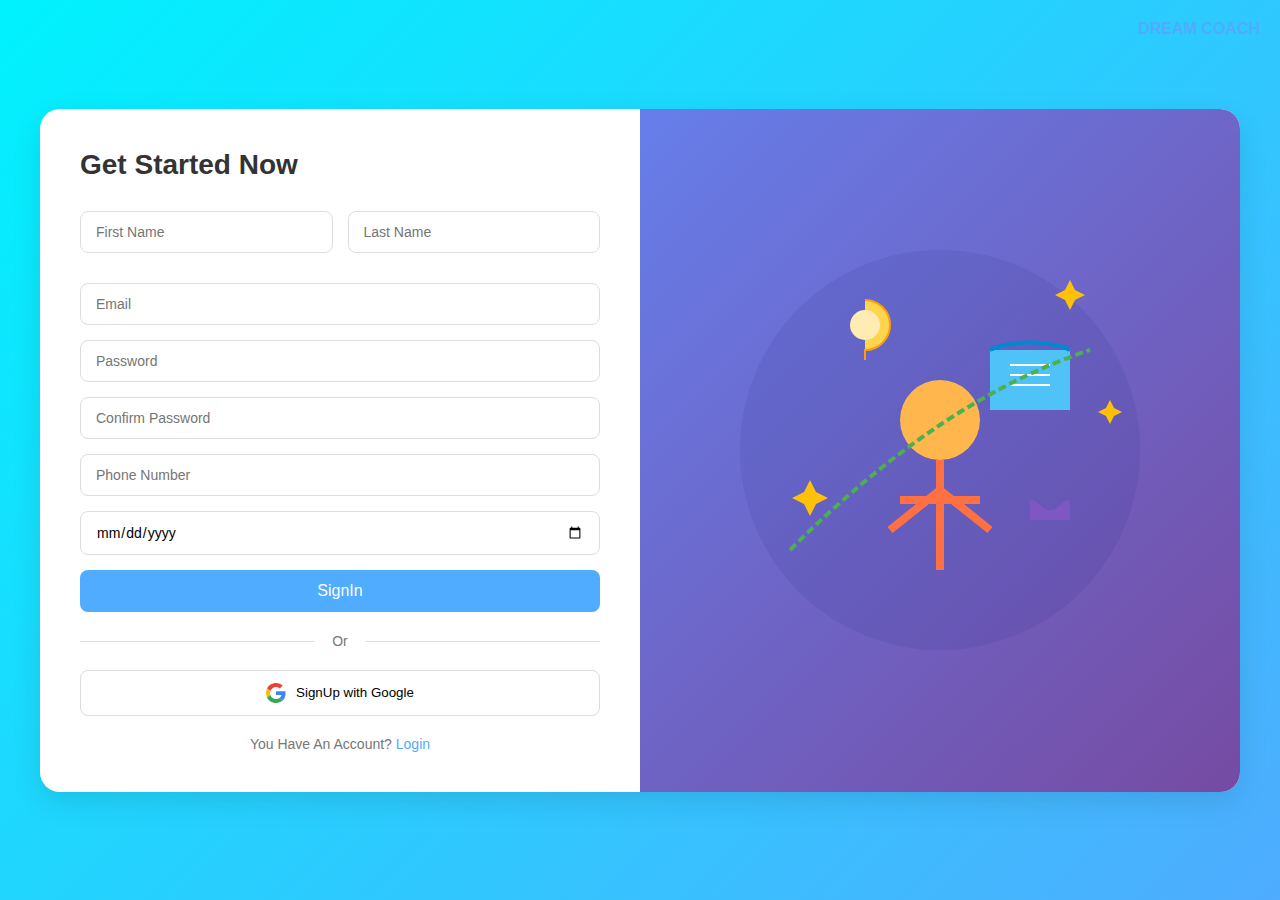
<file: project x1/index.html>
<!DOCTYPE html>
<html lang="en">
<head>
    <meta charset="UTF-8">
    <meta name="viewport" content="width=device-width, initial-scale=1.0">
    <title>Dream Coach - Get Started</title>
    <link rel="stylesheet" href="styles.css">
</head>
<body>
    <div class="container">
        <div class="form-container">
            <h1>Get Started Now</h1>
            <div class="logo">DREAM COACH</div>
            <form id="signupForm">
                <div class="name-group">
                    <input type="text" id="firstName" placeholder="First Name" required>
                    <input type="text" id="lastName" placeholder="Last Name" required>
                </div>
                <input type="email" id="email" placeholder="Email" required>
                <input type="password" id="password" placeholder="Password" required>
                <input type="password" id="confirmPassword" placeholder="Confirm Password" required>
                <input type="tel" id="phoneNumber" placeholder="Phone Number" required>
                <input type="date" id="birthDate" placeholder="BirthDate" required>
                
                <button type="submit" class="signin-btn">SignIn</button>
                
                <div class="divider">
                    <span>Or</span>
                </div>
                
                <button type="button" class="google-btn">
                    <img src="images/google-icon.svg" alt="Google">
                    SignUp with Google
                </button>
                
                <p class="login-link">You Have An Account? <a href="#">Login</a></p>
            </form>
        </div>
        <div class="image-container">
            <img src="images/coaching-illustration.svg" alt="Coaching and Self Development Illustration">
        </div>
    </div>
    <script src="script.js"></script>
</body>
</html>
</file>
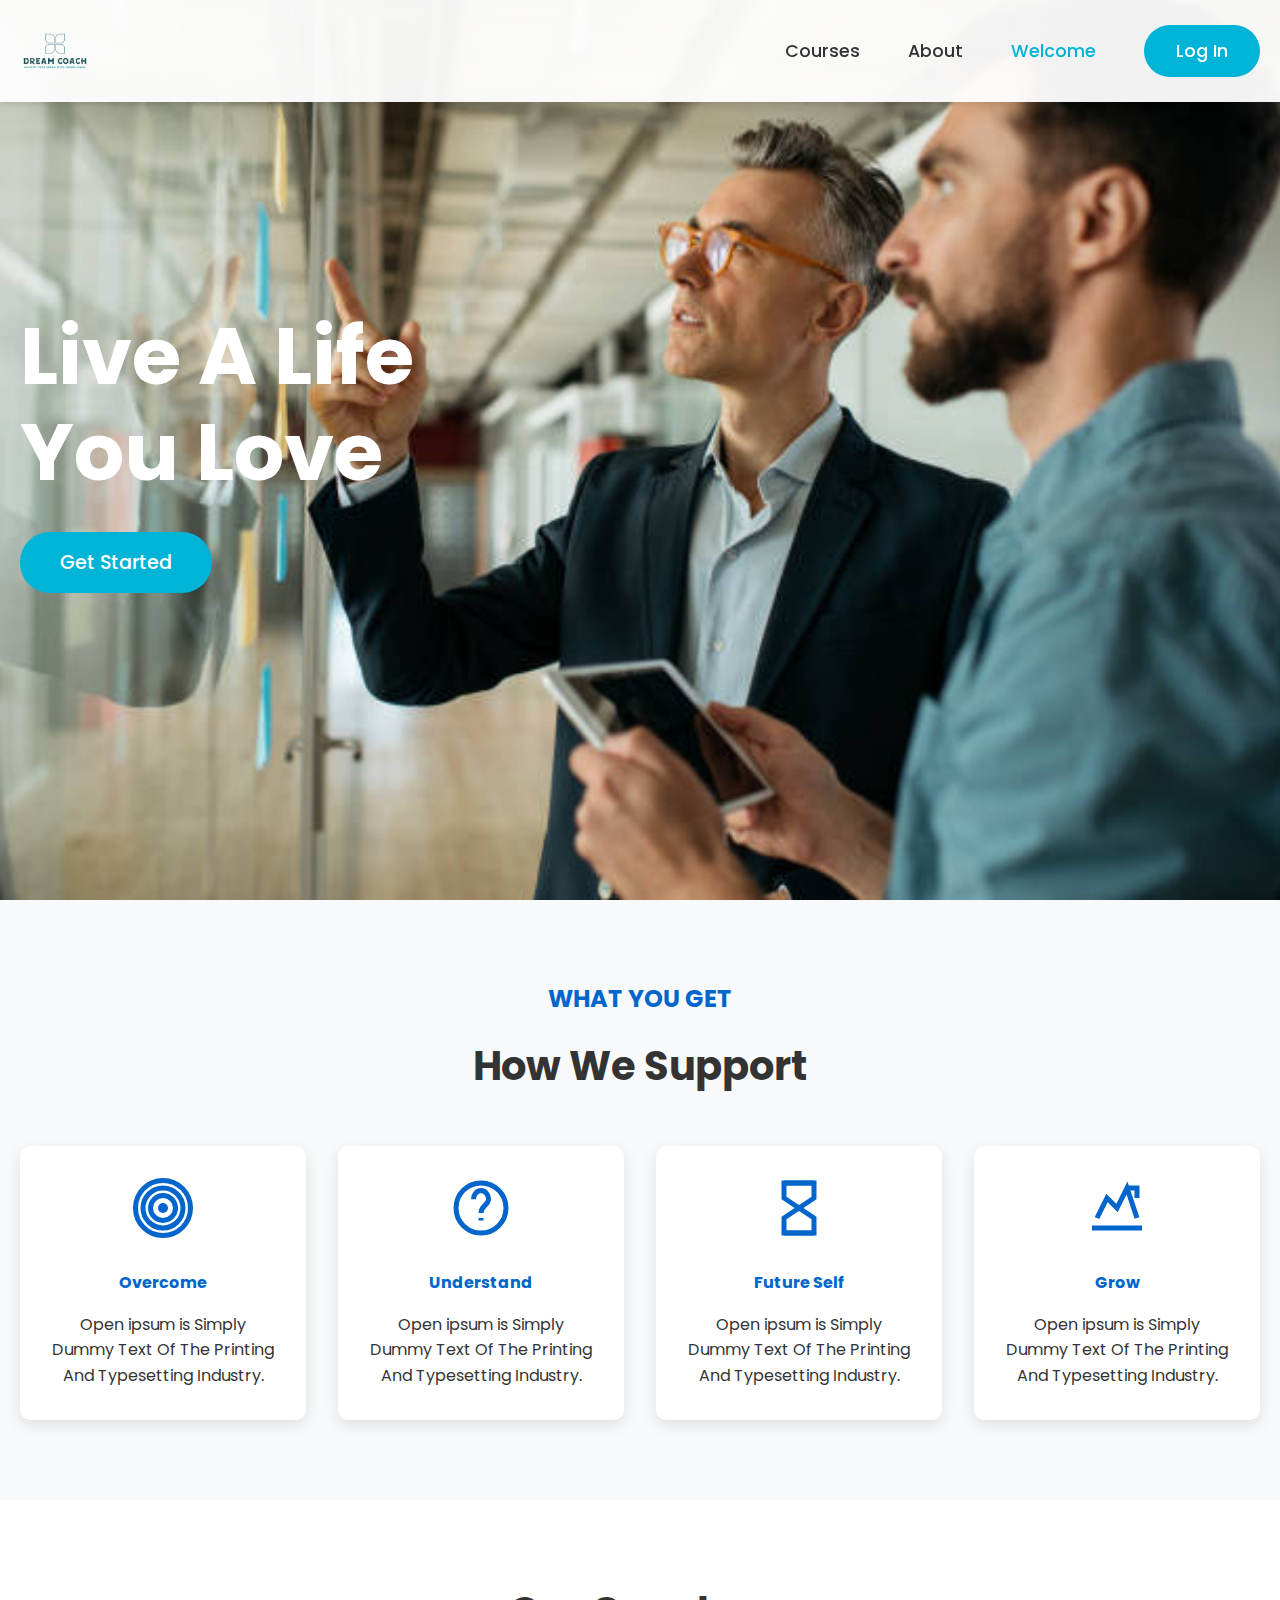
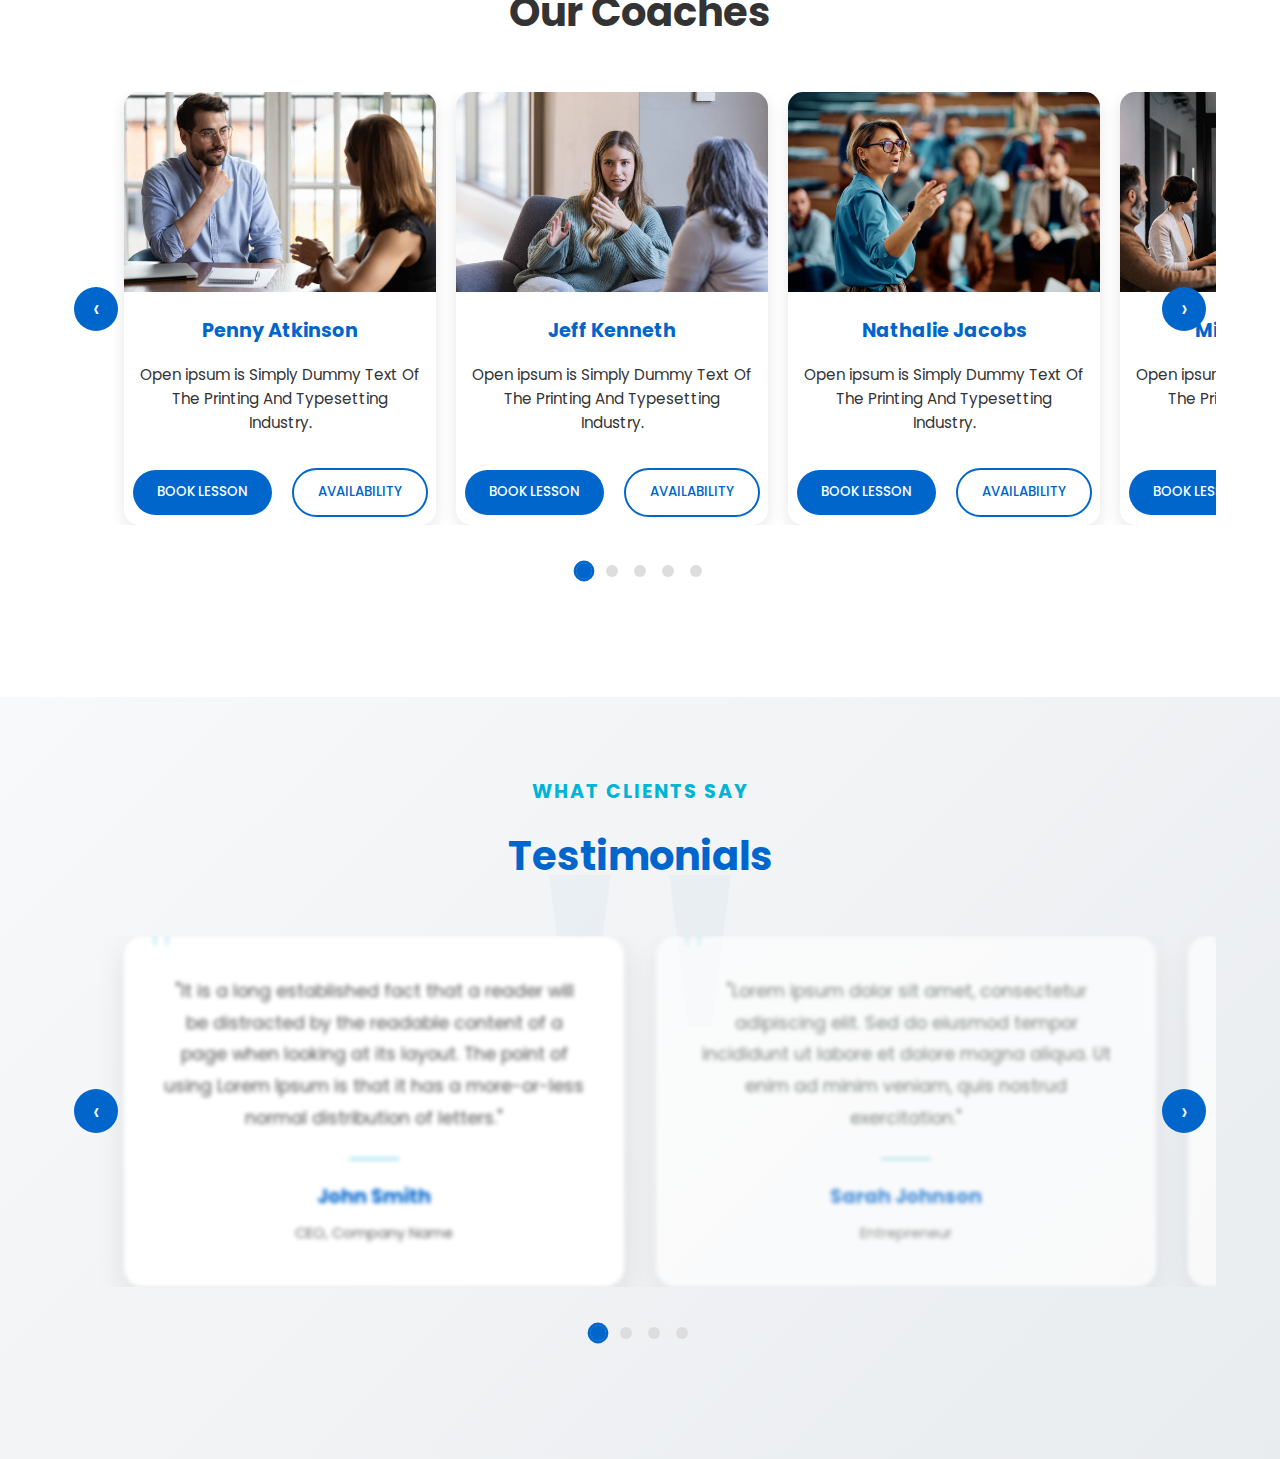
<file: projexr x/index.html>
<!DOCTYPE html>
<html lang="en">
<head>
    <meta charset="UTF-8">
    <meta name="viewport" content="width=device-width, initial-scale=1.0">
    <title>Dream Coach - Live A Life You Love</title>
    <link rel="stylesheet" href="styles.css">
    <link href="https://fonts.googleapis.com/css2?family=Poppins:wght@300;400;500;600;700&display=swap" rel="stylesheet">
    <script src="script.js" defer></script>
</head>
<body>
    <!-- Navigation -->
    <header>
        <nav>
            <div class="logo">
                <img src="images/logo.png" alt="Dream Coach Logo">
            </div>
            <button class="menu-btn" aria-label="Toggle menu">☰</button>
            <div class="nav-links">
                <a href="#courses">Courses</a>
                <a href="#about">About</a>
                <a href="#welcome" class="welcome-btn">Welcome</a>
                <button class="login-btn">Log In</button>
            </div>
        </nav>
    </header>

    <!-- Hero Section -->
    <section class="hero">
        <div class="hero-bg"></div>
        <div class="hero-content">
            <h1>Live A Life<br>You Love</h1>
           <a href="file:///C:/Users/PC/dream%20coach%20full%20websit/project%20x1/index.html"><button class="get-started-btn">Get Started</button></a> 
        </div>
    </section>

    <!-- What You Get Section -->
    <section class="support">
        <h2>WHAT YOU GET</h2>
        <h3>How We Support</h3>
        <div class="support-cards">
            <div class="card">
                <img src="images/target.svg" alt="Target Icon">
                <h4>Overcome</h4>
                <p>Open ipsum is Simply Dummy Text Of The Printing And Typesetting Industry.</p>
            </div>
            <div class="card">
                <img src="images/question.svg" alt="Question Icon">
                <h4>Understand</h4>
                <p>Open ipsum is Simply Dummy Text Of The Printing And Typesetting Industry.</p>
            </div>
            <div class="card">
                <img src="images/hourglass.svg" alt="Hourglass Icon">
                <h4>Future Self</h4>
                <p>Open ipsum is Simply Dummy Text Of The Printing And Typesetting Industry.</p>
            </div>
            <div class="card">
                <img src="images/growth.svg" alt="Growth Icon">
                <h4>Grow</h4>
                <p>Open ipsum is Simply Dummy Text Of The Printing And Typesetting Industry.</p>
            </div>
        </div>
    </section>

    <!-- Coaches Section -->
    <section class="coaches">
        <h2>Our Coaches</h2>
        <div class="coaches-slider">
            <button class="slider-btn prev" aria-label="Previous slide">‹</button>
            <div class="coach-cards">
                <div class="coach-card">
                    <img src="images/istockphoto-1262889180-612x612.jpg" alt="Coach Penny">
                    <h4>Penny Atkinson</h4>
                    <p>Open ipsum is Simply Dummy Text Of The Printing And Typesetting Industry.</p>
                    <button class="book-btn">BOOK LESSON</button>
                    <button class="availability-btn">AVAILABILITY</button>
                </div>
                <div class="coach-card">
                    <img src="images/istockphoto-1459782858-612x612.jpg" alt="Coach Jeff">
                    <h4>Jeff Kenneth</h4>
                    <p>Open ipsum is Simply Dummy Text Of The Printing And Typesetting Industry.</p>
                    <button class="book-btn">BOOK LESSON</button>
                    <button class="availability-btn">AVAILABILITY</button>
                </div>
                <div class="coach-card">
                    <img src="images/istockphoto-1783743772-612x612.jpg" alt="Coach Nathalie">
                    <h4>Nathalie Jacobs</h4>
                    <p>Open ipsum is Simply Dummy Text Of The Printing And Typesetting Industry.</p>
                    <button class="book-btn">BOOK LESSON</button>
                    <button class="availability-btn">AVAILABILITY</button>
                </div>
                <div class="coach-card">
                    <img src="images/istockphoto-1827291486-612x612.jpg" alt="Coach Michael">
                    <h4>Michael Roberts</h4>
                    <p>Open ipsum is Simply Dummy Text Of The Printing And Typesetting Industry.</p>
                    <button class="book-btn">BOOK LESSON</button>
                    <button class="availability-btn">AVAILABILITY</button>
                </div>
                <div class="coach-card">
                    <img src="images/istockphoto-1461666210-612x612.jpg" alt="Coach Sarah">
                    <h4>Sarah Williams</h4>
                    <p>Expert in career transitions and professional development strategies.</p>
                    <button class="book-btn">BOOK LESSON</button>
                    <button class="availability-btn">AVAILABILITY</button>
                </div>
                <div class="coach-card">
                    <img src="images/istockphoto-1124997464-612x612.jpg" alt="Coach David">
                    <h4>David Chen</h4>
                    <p>Specializing in leadership development and team management.</p>
                    <button class="book-btn">BOOK LESSON</button>
                    <button class="availability-btn">AVAILABILITY</button>
                </div>
                <div class="coach-card">
                    <img src="images/istockphoto-1496376731-612x612.jpg" alt="Coach Emma">
                    <h4>Emma Thompson</h4>
                    <p>Focused on personal growth and mindfulness coaching.</p>
                    <button class="book-btn">BOOK LESSON</button>
                    <button class="availability-btn">AVAILABILITY</button>
                </div>
            </div>
            <button class="slider-btn next" aria-label="Next slide">›</button>
        </div>
        <div class="slider-dots">
            <span class="dot active"></span>
            <span class="dot"></span>
            <span class="dot"></span>
            <span class="dot"></span>
            <span class="dot"></span>
            <span class="dot"></span>
            <span class="dot"></span>
        </div>
    </section>

    <!-- Testimonials Section -->
    <section class="testimonials">
        <h2>WHAT CLIENTS SAY</h2>
        <h3>Testimonials</h3>
        <div class="testimonials-slider">
            <button class="slider-btn prev" aria-label="Previous testimonial">‹</button>
            <div class="testimonial-cards">
                <div class="testimonial">
                    <div class="testimonial-content">
                        <p>"It is a long established fact that a reader will be distracted by the readable content of a page when looking at its layout. The point of using Lorem Ipsum is that it has a more-or-less normal distribution of letters."</p>
                        <div class="client-info">
                            <h4>John Smith</h4>
                            <p>CEO, Company Name</p>
                        </div>
                    </div>
                </div>
                <div class="testimonial">
                    <div class="testimonial-content">
                        <p>"Lorem ipsum dolor sit amet, consectetur adipiscing elit. Sed do eiusmod tempor incididunt ut labore et dolore magna aliqua. Ut enim ad minim veniam, quis nostrud exercitation."</p>
                        <div class="client-info">
                            <h4>Sarah Johnson</h4>
                            <p>Entrepreneur</p>
                        </div>
                    </div>
                </div>
                <div class="testimonial">
                    <div class="testimonial-content">
                        <p>"Duis aute irure dolor in reprehenderit in voluptate velit esse cillum dolore eu fugiat nulla pariatur. Excepteur sint occaecat cupidatat non proident."</p>
                        <div class="client-info">
                            <h4>Michael Brown</h4>
                            <p>Marketing Director</p>
                        </div>
                    </div>
                </div>
                <div class="testimonial">
                    <div class="testimonial-content">
                        <p>"The coaching sessions have transformed my approach to leadership. The personalized guidance and actionable strategies have helped me become a more effective and confident leader in my organization."</p>
                        <div class="client-info">
                            <h4>Emily Chen</h4>
                            <p>Senior Manager, Tech Solutions</p>
                        </div>
                    </div>
                </div>
            </div>
            <button class="slider-btn next" aria-label="Next testimonial">›</button>
        </div>
        <div class="slider-dots">
            <span class="dot active"></span>
            <span class="dot"></span>
            <span class="dot"></span>
            <span class="dot"></span>
        </div>
    </section>

</body>
</html>
</file>
<file: project x1/styles.css>
* {
    margin: 0;
    padding: 0;
    box-sizing: border-box;
    font-family: 'Segoe UI', Tahoma, Geneva, Verdana, sans-serif;
}

body {
    min-height: 100vh;
    display: flex;
    align-items: center;
    justify-content: center;
    background: linear-gradient(135deg, #00f2fe 0%, #4facfe 100%);
    padding: 20px;
}

.container {
    width: 100%;
    max-width: 1200px;
    background: white;
    border-radius: 20px;
    box-shadow: 0 10px 30px rgba(0, 0, 0, 0.1);
    display: flex;
    overflow: hidden;
}

.form-container {
    flex: 1;
    padding: 40px;
}

.image-container {
    flex: 1;
    background: linear-gradient(135deg, #667eea 0%, #764ba2 100%);
    display: flex;
    align-items: center;
    justify-content: center;
    padding: 40px;
}

.image-container img {
    max-width: 100%;
    height: auto;
}

h1 {
    font-size: 28px;
    color: #333;
    margin-bottom: 30px;
}

.logo {
    position: absolute;
    top: 20px;
    right: 20px;
    font-weight: bold;
    color: #4facfe;
}

.name-group {
    display: flex;
    gap: 15px;
    margin-bottom: 15px;
}

input {
    width: 100%;
    padding: 12px 15px;
    margin-bottom: 15px;
    border: 1px solid #ddd;
    border-radius: 8px;
    font-size: 14px;
    transition: border-color 0.3s;
}

input:focus {
    outline: none;
    border-color: #4facfe;
}

.signin-btn {
    width: 100%;
    padding: 12px;
    background: #4facfe;
    color: white;
    border: none;
    border-radius: 8px;
    font-size: 16px;
    cursor: pointer;
    transition: background 0.3s;
}

.signin-btn:hover {
    background: #0095ff;
}

.divider {
    text-align: center;
    margin: 20px 0;
    position: relative;
}

.divider::before,
.divider::after {
    content: "";
    position: absolute;
    top: 50%;
    width: 45%;
    height: 1px;
    background: #ddd;
}

.divider::before {
    left: 0;
}

.divider::after {
    right: 0;
}

.divider span {
    background: white;
    padding: 0 10px;
    color: #777;
    font-size: 14px;
}

.google-btn {
    width: 100%;
    padding: 12px;
    background: white;
    border: 1px solid #ddd;
    border-radius: 8px;
    display: flex;
    align-items: center;
    justify-content: center;
    gap: 10px;
    cursor: pointer;
    transition: background 0.3s;
}

.google-btn img {
    width: 20px;
    height: 20px;
}

.google-btn:hover {
    background: #f5f5f5;
}

.login-link {
    text-align: center;
    margin-top: 20px;
    font-size: 14px;
    color: #777;
}

.login-link a {
    color: #4facfe;
    text-decoration: none;
}

.login-link a:hover {
    text-decoration: underline;
}

@media (max-width: 768px) {
    .container {
        flex-direction: column;
    }
    
    .image-container {
        display: none;
    }
    
    .form-container {
        padding: 20px;
    }
}
</file>
<file: projexr x/styles.css>
/* Global Styles */
:root {
    --primary-color: #0066cc;
    --secondary-color: #00b4d8;
    --text-color: #333;
    --light-bg: #f8f9fa;
}

* {
    margin: 0;
    padding: 0;
    box-sizing: border-box;
    font-family: 'Poppins', sans-serif;
}

body {
    line-height: 1.6;
    color: var(--text-color);
}

/* Header Styles */
header {
    position: fixed;
    width: 100%;
    background: rgba(255, 255, 255, 0.95);
    padding: 0.5rem 5%;
    box-shadow: 0 2px 5px rgba(0,0,0,0.1);
    z-index: 1000;
}

nav {
    display: flex;
    justify-content: space-between;
    align-items: center;
    max-width: 1400px;
    margin: 0 auto;
}

.logo {
    display: flex;
    align-items: center;
    padding: 0.5rem 0;
}

.logo img {
    height: 70px;
    width: auto;
    object-fit: contain;
    transition: transform 0.3s ease;
    transform: scale(1.3);
}

.logo img:hover {
    transform: scale(1.4);
}

.nav-links {
    display: flex;
    align-items: center;
    gap: 3rem;
}

.nav-links a {
    text-decoration: none;
    color: var(--text-color);
    font-size: 1.1rem;
    font-weight: 500;
    transition: color 0.3s ease;
}

.nav-links a:hover {
    color: var(--secondary-color);
}

.welcome-btn {
    color: var(--secondary-color) !important;
}

.login-btn {
    background: var(--secondary-color);
    color: white;
    border: none;
    padding: 0.8rem 2rem;
    border-radius: 30px;
    font-size: 1.1rem;
    font-weight: 500;
    cursor: pointer;
    transition: all 0.3s ease;
}

.login-btn:hover {
    background: #00a0c4;
    transform: translateY(-2px);
}

/* Hero Section */
.hero {
    min-height: 100vh;
    display: flex;
    align-items: center;
    position: relative;
    overflow: hidden;
    padding: 0 5%;
}

.hero-bg {
    position: absolute;
    top: 0;
    left: 0;
    width: 100%;
    height: 100%;
    background: url('images/istockphoto-1325565887-612x612.jpg') no-repeat center center;
    background-size: cover;
    z-index: -1;
}

.hero-bg::after {
    content: '';
    position: absolute;
    top: 0;
    left: 0;
    width: 100%;
    height: 100%;
}

.hero-content {
    position: relative;
    z-index: 1;
    color: white;
    max-width: 800px;
}

.hero h1 {
    font-size: 5rem;
    line-height: 1.2;
    margin-bottom: 2rem;
    font-weight: 700;
}

.get-started-btn {
    background: var(--secondary-color);
    color: white;
    border: none;
    padding: 1rem 2.5rem;
    border-radius: 30px;
    font-size: 1.2rem;
    font-weight: 500;
    cursor: pointer;
    transition: all 0.3s ease;
}

.get-started-btn:hover {
    background: #00a0c4;
    transform: translateY(-2px);
    box-shadow: 0 4px 15px rgba(0, 180, 216, 0.3);
}

/* Support Section */
.support {
    padding: 5rem 5%;
    text-align: center;
    background: var(--light-bg);
}

.support h2 {
    color: var(--primary-color);
    margin-bottom: 1rem;
}

.support h3 {
    font-size: 2.5rem;
    margin-bottom: 3rem;
}

.support-cards {
    display: grid;
    grid-template-columns: repeat(auto-fit, minmax(250px, 1fr));
    gap: 2rem;
    margin-top: 2rem;
}

.card {
    background: white;
    padding: 2rem;
    border-radius: 10px;
    box-shadow: 0 5px 15px rgba(0,0,0,0.1);
    transition: transform 0.3s;
}

.card:hover {
    transform: translateY(-5px);
}

.card img {
    width: 60px;
    height: 60px;
    margin-bottom: 1.5rem;
}

.card h4 {
    margin-bottom: 1rem;
    color: var(--primary-color);
}

/* Coaches Section */
.coaches {
    padding: 5rem 5%;
    text-align: center;
    overflow: hidden;
}

.coaches h2 {
    font-size: 2.5rem;
    margin-bottom: 3rem;
}

.coaches-slider {
    position: relative;
    max-width: 1200px;
    margin: 0 auto;
    overflow: hidden;
    padding: 0 60px;
}

.coach-cards {
    display: flex;
    transition: transform 0.5s ease;
    gap: 20px;
}

.coach-card {
    flex: 0 0 calc(33.333% - 20px);
    min-width: 280px;
    background: white;
    border-radius: 15px;
    box-shadow: 0 5px 15px rgba(0,0,0,0.1);
    overflow: hidden;
    transition: transform 0.3s;
}

.coach-card img {
    width: 100%;
    height: 200px;
    object-fit: cover;
    transition: transform 0.3s;
}

.coach-card h4 {
    margin: 1rem 0;
    color: var(--primary-color);
    font-size: 1.2rem;
}

.coach-card p {
    padding: 0 1rem;
    margin-bottom: 1.5rem;
    font-size: 0.95rem;
}

/* Slider Navigation */
.slider-btn {
    position: absolute;
    top: 50%;
    transform: translateY(-50%);
    width: 40px;
    height: 40px;
    background: var(--primary-color);
    color: white;
    border: none;
    border-radius: 50%;
    font-size: 1.5rem;
    cursor: pointer;
    z-index: 2;
    transition: all 0.3s;
}

.slider-btn:hover {
    background: var(--secondary-color);
}

.slider-btn.prev {
    left: 10px;
}

.slider-btn.next {
    right: 10px;
}

.slider-dots {
    display: flex;
    justify-content: center;
    gap: 8px;
    margin-top: 2rem;
}

.dot {
    width: 10px;
    height: 10px;
    border-radius: 50%;
    background: #ddd;
    cursor: pointer;
    transition: background 0.3s;
}

.dot.active {
    background: var(--primary-color);
}

/* Responsive Styles */
@media screen and (max-width: 1024px) {
    .coach-card {
        flex: 0 0 calc(50% - 20px);
    }
}

@media screen and (max-width: 768px) {
    .coaches {
        padding: 3rem 20px;
    }

    .coaches-slider {
        padding: 0 40px;
    }

    .coach-card {
        flex: 0 0 calc(100% - 20px);
    }

    .slider-btn {
        width: 35px;
        height: 35px;
        font-size: 1.2rem;
    }
}

@media screen and (max-width: 576px) {
    .coaches h2 {
        font-size: 2rem;
        margin-bottom: 2rem;
    }

    .coaches-slider {
        padding: 0 30px;
    }

    .coach-card {
        min-width: calc(100% - 20px);
    }

    .slider-btn {
        width: 30px;
        height: 30px;
        font-size: 1rem;
    }

    .book-btn, .availability-btn {
        padding: 0.6rem 1.2rem;
        font-size: 0.9rem;
    }
}

/* Touch support for mobile */
@media (hover: none) {
    .slider-btn {
        opacity: 1;
        background: rgba(0, 102, 204, 0.8);
    }
}

/* Button Styles */
.book-btn, .availability-btn {
    padding: 0.8rem 1.5rem;
    margin: 0.5rem;
    border-radius: 25px;
    font-weight: 500;
    cursor: pointer;
    transition: all 0.3s;
}

.book-btn {
    background: var(--primary-color);
    color: white;
    border: none;
}

.book-btn:hover {
    background: var(--secondary-color);
}

.availability-btn {
    background: transparent;
    color: var(--primary-color);
    border: 2px solid var(--primary-color);
}

.availability-btn:hover {
    background: rgba(0,102,204,0.1);
}

/* Testimonials Section */
.testimonials {
    padding: 5rem 5%;
    background: linear-gradient(135deg, #f8f9fa 0%, #e9ecef 100%);
    text-align: center;
    position: relative;
    overflow: hidden;
    min-height: 0; /* Prevent extra space */
}

.testimonials::before {
    content: '"';
    position: absolute;
    top: 50%;
    left: 50%;
    transform: translate(-50%, -50%);
    font-size: 40rem;
    color: rgba(0, 102, 204, 0.03);
    font-family: Georgia, serif;
    z-index: 0;
}

.testimonials h2 {
    color: var(--secondary-color);
    font-size: 1.2rem;
    letter-spacing: 2px;
    margin-bottom: 1rem;
    position: relative;
    animation: fadeInUp 0.8s ease-out;
}

.testimonials h3 {
    font-size: 2.5rem;
    margin-bottom: 3rem;
    color: var(--primary-color);
    position: relative;
    animation: fadeInUp 0.8s ease-out 0.2s backwards;
}

.testimonials-slider {
    position: relative;
    max-width: 1200px;
    margin: 0 auto;
    overflow: hidden;
    padding: 0 60px;
    min-height: 0; /* Prevent extra space */
}

.testimonial-cards {
    display: flex;
    gap: 2rem;
    transition: transform 0.8s cubic-bezier(0.4, 0, 0.2, 1);
    width: 100%;
    min-height: 0; /* Prevent extra space */
    margin: 0; /* Remove any margin */
}

.testimonial {
    flex: 0 0 calc(50% - 1rem);
    background: white;
    border-radius: 20px;
    overflow: hidden;
    box-shadow: 0 10px 30px rgba(0, 0, 0, 0.1);
    transition: all 0.5s cubic-bezier(0.4, 0, 0.2, 1);
    transform: translateY(0);
    opacity: 0.7;
    filter: blur(2px);
    margin-bottom: 0; /* Remove bottom margin */
}

.testimonial-content {
    padding: 2.5rem;
    position: relative;
}

.testimonial-content::before {
    content: '"';
    position: absolute;
    top: 1rem;
    left: 1.5rem;
    font-size: 4rem;
    color: var(--secondary-color);
    font-family: Georgia, serif;
    opacity: 0.2;
    transform: translateY(-50%);
}

.testimonial-content p {
    font-size: 1.1rem;
    line-height: 1.8;
    color: #555;
    margin-bottom: 1.5rem;
    position: relative;
    z-index: 1;
}

.client-info {
    display: flex;
    flex-direction: column;
    align-items: center;
    gap: 0.5rem;
    position: relative;
    padding-top: 1.5rem;
    animation: fadeInUp 0.6s ease-out;
}

.client-info::before {
    content: '';
    position: absolute;
    top: 0;
    left: 50%;
    transform: translateX(-50%);
    width: 50px;
    height: 2px;
    background: var(--secondary-color);
    opacity: 0.5;
}

.client-info h4 {
    color: var(--primary-color);
    font-size: 1.2rem;
    margin: 0;
}

.client-info p {
    color: #666;
    font-size: 0.9rem;
    margin: 0;
}

/* Testimonial Animations */
@keyframes fadeInUp {
    from {
        opacity: 0;
        transform: translateY(30px);
    }
    to {
        opacity: 1;
        transform: translateY(0);
    }
}

@keyframes scaleIn {
    from {
        opacity: 0;
        transform: scale(0.9);
    }
    to {
        opacity: 1;
        transform: scale(1);
    }
}

/* Responsive Design for Testimonials */
@media (max-width: 768px) {
    .testimonials::before {
        font-size: 20rem;
    }

    .testimonial {
        flex: 0 0 100%;
    }

    .testimonial-content {
        padding: 2rem;
    }

    .testimonial-content::before {
        font-size: 3rem;
    }

    .testimonial-content p {
        font-size: 1rem;
    }
}

/* Shared Slider Styles */
.coaches-slider,
.testimonials-slider {
    position: relative;
    max-width: 1200px;
    margin: 0 auto;
    overflow: hidden;
    padding: 0 60px;
}

.slider-dots {
    display: flex;
    justify-content: center;
    align-items: center;
    gap: 1rem;
    margin: 2rem auto;
    padding: 0.5rem;
    position: relative;
    width: fit-content;
}

.dot {
    width: 12px;
    height: 12px;
    border-radius: 50%;
    background: #ddd;
    cursor: pointer;
    transition: all 0.4s cubic-bezier(0.4, 0, 0.2, 1);
    position: relative;
    border: none;
    padding: 0;
    margin: 0;
}

.dot:hover {
    transform: scale(1.2);
    background: #ccc;
}

.dot.active {
    background: var(--primary-color);
    transform: scale(1.3);
}

.dot.active::before {
    content: '';
    position: absolute;
    top: 50%;
    left: 50%;
    width: 100%;
    height: 100%;
    border-radius: 50%;
    background: var(--primary-color);
    transform: translate(-50%, -50%) scale(1);
    animation: pulse 2s infinite;
}

.dot.active::after {
    content: '';
    position: absolute;
    top: 50%;
    left: 50%;
    width: 100%;
    height: 100%;
    border-radius: 50%;
    border: 2px solid var(--primary-color);
    transform: translate(-50%, -50%) scale(1);
    animation: ripple 2s infinite;
}

@keyframes pulse {
    0% {
        opacity: 0.5;
        transform: translate(-50%, -50%) scale(1);
    }
    50% {
        opacity: 0;
        transform: translate(-50%, -50%) scale(1.5);
    }
    100% {
        opacity: 0;
        transform: translate(-50%, -50%) scale(1);
    }
}

@keyframes ripple {
    0% {
        transform: translate(-50%, -50%) scale(1);
        opacity: 1;
    }
    100% {
        transform: translate(-50%, -50%) scale(2.5);
        opacity: 0;
    }
}

/* Responsive adjustments for dots */
@media (max-width: 768px) {
    .slider-dots {
        gap: 0.75rem;
    }
    
    .dot {
        width: 10px;
        height: 10px;
    }
}

/* Responsive Design */
@media (max-width: 768px) {
    .hero h1 {
        font-size: 3rem;
    }
    
    .nav-links {
        display: none;
    }
    
    .support-cards {
        grid-template-columns: 1fr;
    }
    
    .coaches-slider {
        padding: 0;
    }
    
    .coach-card {
        flex: 0 0 100%;
    }
}

/* Mobile Menu Button */
.menu-btn {
    display: none;
    background: none;
    border: none;
    font-size: 1.5rem;
    cursor: pointer;
    color: var(--text-color);
}

/* Tablet Styles (768px and below) */
@media screen and (max-width: 768px) {
    .hero h1 {
        font-size: 3.5rem;
    }

    .nav-links {
        gap: 1.5rem;
    }

    .support-cards {
        grid-template-columns: repeat(2, 1fr);
    }

    .card {
        padding: 1.5rem;
    }
}

/* Mobile Styles (576px and below) */
@media screen and (max-width: 576px) {
    .menu-btn {
        display: block;
    }

    .nav-links {
        display: none;
        position: absolute;
        top: 100%;
        left: 0;
        width: 100%;
        flex-direction: column;
        background: white;
        padding: 1rem;
        box-shadow: 0 2px 5px rgba(0,0,0,0.1);
    }

    .nav-links.active {
        display: flex;
    }

    .hero h1 {
        font-size: 2.5rem;
    }

    .hero-content {
        text-align: center;
        padding: 2rem 1rem;
    }

    .get-started-btn {
        padding: 0.8rem 2rem;
        font-size: 1rem;
    }

    .support-cards {
        grid-template-columns: 1fr;
    }

    .logo img {
        height: 50px;
    }

    .login-btn {
        padding: 0.6rem 1.5rem;
        font-size: 1rem;
    }
}

/* Ensure images are responsive */
img {
    max-width: 100%;
    height: auto;
}

/* Ensure containers have proper padding on mobile */
.hero,
.support,
header {
    padding-left: 20px;
    padding-right: 20px;
}

/* Improve touch targets on mobile */
button,
.nav-links a {
    min-height: 44px;
    min-width: 44px;
    display: inline-flex;
    align-items: center;
    justify-content: center;
}
</file>
